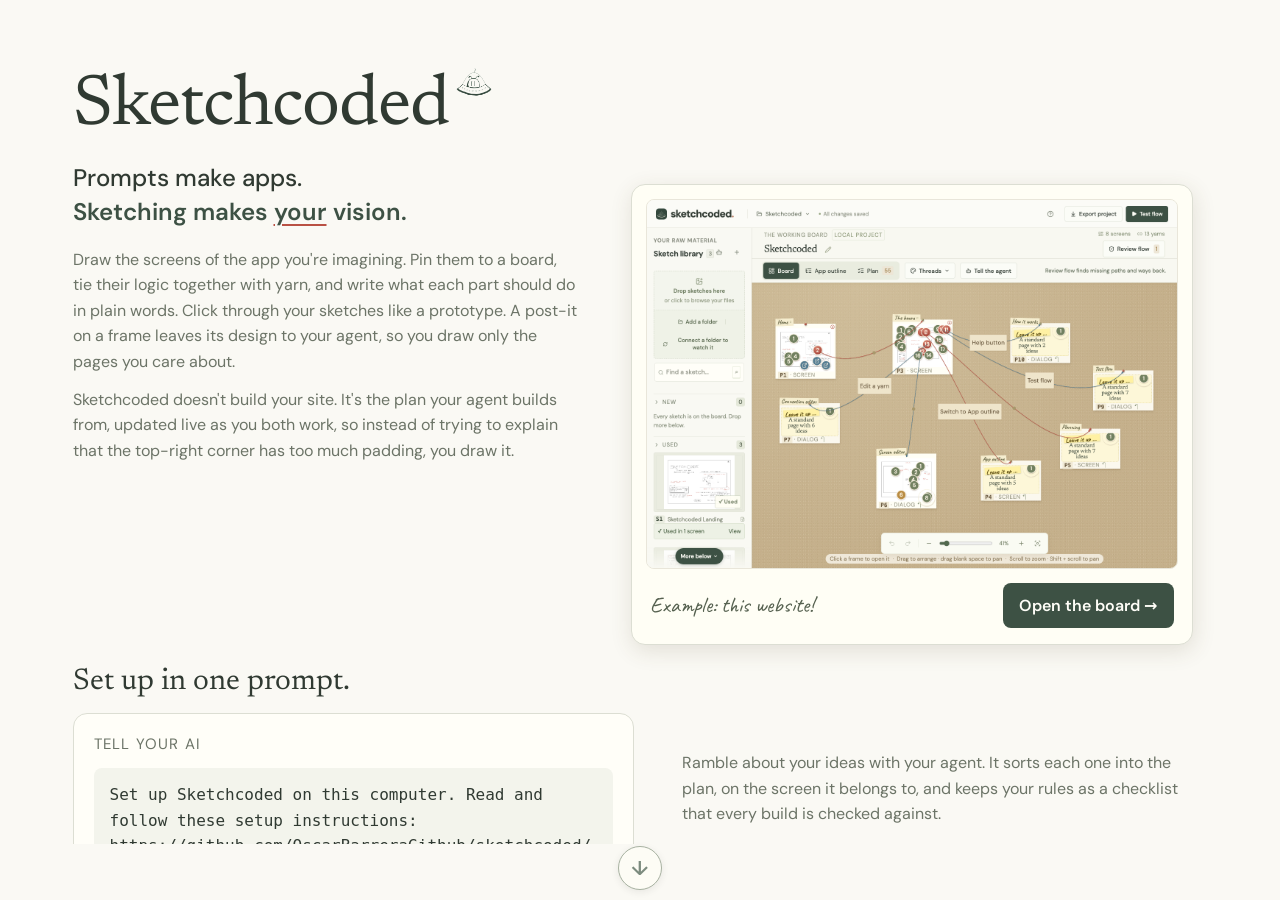
<file: index.html>
<!doctype html>
<html lang="en">
  <head>
    <meta charset="UTF-8" />
    <meta name="viewport" content="width=device-width, initial-scale=1" />
    <meta name="theme-color" content="#faf9f4" />
    <title>Sketchcoded — Prompts make apps. Sketching makes your vision.</title>
    <meta
      name="description"
      content="Draw your app on paper, pin the screens to a board, tie them together with yarn, and hand an AI a plan it can build from. Runs on your computer."
    />
    <meta property="og:title" content="Sketchcoded" />
    <meta
      property="og:description"
      content="Prompts make apps. Sketching makes your vision."
    />
    <meta property="og:image" content="assets/board.png" />
    <link rel="icon" type="image/svg+xml" href="assets/favicon.svg" />
    <link rel="stylesheet" href="styles.css" />
  </head>
  <body class="site-document">
    <div class="site-scroll" tabindex="0" aria-label="Page content">
      <main class="wrap">
        <section class="hero">
          <div>
            <h1>
              Sketchcoded<img
                class="title-logo"
                src="assets/logo.svg"
                alt=""
                width="36"
                height="36"
              />
            </h1>
            <p class="tagline">
              Prompts make apps.<b>Sketching makes <u>your</u> vision.</b>
            </p>
            <p class="lede">
              Draw the screens of the app you're imagining. Pin them to a board,
              tie their logic together with yarn, and write what each part
              should do in plain words. Click through your sketches like a
              prototype. A post-it on a frame leaves its design to your agent,
              so you draw only the pages you care about.
            </p>
            <p class="lede">
              Sketchcoded doesn't build your site. It's the plan your agent
              builds from, updated live as you both work, so instead of trying
              to explain that the top-right corner has too much padding, you
              draw it.
            </p>
          </div>
          <a
            class="example"
            data-link="demo"
            href="demo.html"
            aria-label="Open the example: this website, planned on its own board, which you can move around and test the flow on"
          >
            <figure>
              <img
                src="assets/board.png"
                alt="A cork board with the pages of this website pinned to it, tied together with coloured yarn."
                width="1440"
                height="1000"
              />
              <figcaption>
                <span>Example: this website!</span>
                <span class="cta">Open the board →</span>
              </figcaption>
            </figure>
          </a>
        </section>

        <section class="setup" id="setup">
          <div>
            <h2>Set up in one prompt.</h2>
            <div class="prompt-box">
              <div class="label">Tell your AI</div>
              <p data-prompt>Loading the setup prompt…</p>
              <div class="prompt-actions">
                <button class="button primary" type="button" data-copy-prompt>
                  Copy prompt
                </button>
              </div>
            </div>
          </div>
          <div class="setup-side">
            <p class="setup-note">
              Ramble about your ideas with your agent. It sorts each one into
              the plan, on the screen it belongs to, and keeps your rules as a
              checklist that every build is checked against.
            </p>
            <div class="setup-links">
              <a class="button github-button" data-link="github" href="#">
                <svg
                  viewBox="0 0 16 16"
                  width="17"
                  height="17"
                  aria-hidden="true"
                  fill="currentColor"
                >
                  <path
                    d="M8 0C3.58 0 0 3.58 0 8c0 3.54 2.29 6.53 5.47 7.59.4.07.55-.17.55-.38 0-.19-.01-.82-.01-1.49-2.01.37-2.53-.49-2.69-.94-.09-.23-.48-.94-.82-1.13-.28-.15-.68-.52-.01-.53.63-.01 1.08.58 1.23.82.72 1.21 1.87.87 2.33.66.07-.52.28-.87.51-1.07-1.78-.2-3.64-.89-3.64-3.95 0-.87.31-1.59.82-2.15-.08-.2-.36-1.02.08-2.12 0 0 .67-.21 2.2.82.64-.18 1.32-.27 2-.27s1.36.09 2 .27c1.53-1.04 2.2-.82 2.2-.82.44 1.1.16 1.92.08 2.12.51.56.82 1.27.82 2.15 0 3.07-1.87 3.75-3.65 3.95.29.25.54.73.54 1.48 0 1.07-.01 1.93-.01 2.2 0 .21.15.46.55.38A8.01 8.01 0 0 0 16 8c0-4.42-3.58-8-8-8Z"
                  />
                </svg>
                Source on GitHub
              </a>
            </div>
          </div>
        </section>

        <section class="guidelines" id="guidelines">
          <h2>Design principles</h2>
          <p class="guidelines-lead">
            Here are a few design principles I use myself, and every site made
            with Sketchcoded follows them by default:
          </p>
          <ul>
            <li>
              <b>No cute slogans.</b> LLMs love adding them; one kept trying to
              put “Ideas, connected” all over this site.
            </li>
            <li>
              <b>Every frame has a label,</b> so you can tell your agent exactly
              what you're working on. And every view has a button that copies a
              short prompt naming what you're looking at.
            </li>
            <li>
              <b>No overlapping boxes.</b> For some reason, LLMs love building
              sites out of piles of boxes. We explicitly don't.
            </li>
            <li>
              <b>Works at every zoom,</b> and at normal zoom the text is
              comfortable to read.
            </li>
            <li>
              <b>The Back button never goes in circles.</b> If I go A → B → C →
              B → C, the Back button on C takes me to B and then A, not around
              through C again.
            </li>
            <li>
              <b>No tiny text boxes.</b> I hate the tiny boxes on AI-made sites
              where you can't scroll up to edit a few lines above. Text you
              write gets a box that grows with it.
            </li>
            <li>
              <b>Nothing moves because of a click.</b> Picking a tab or an
              option never resizes the box around it or shifts the page.
            </li>
          </ul>
          <p class="guidelines-more">
            Read about the rest of the design choices on
            <a data-link="github" href="#">GitHub</a>.
          </p>
        </section>
      </main>
    </div>
    <button
      class="site-scroll-hint"
      type="button"
      aria-label="Scroll for more content"
    >
      <span aria-hidden="true">↓</span>
    </button>
    <script src="links.js"></script>
  </body>
</html>
</file>
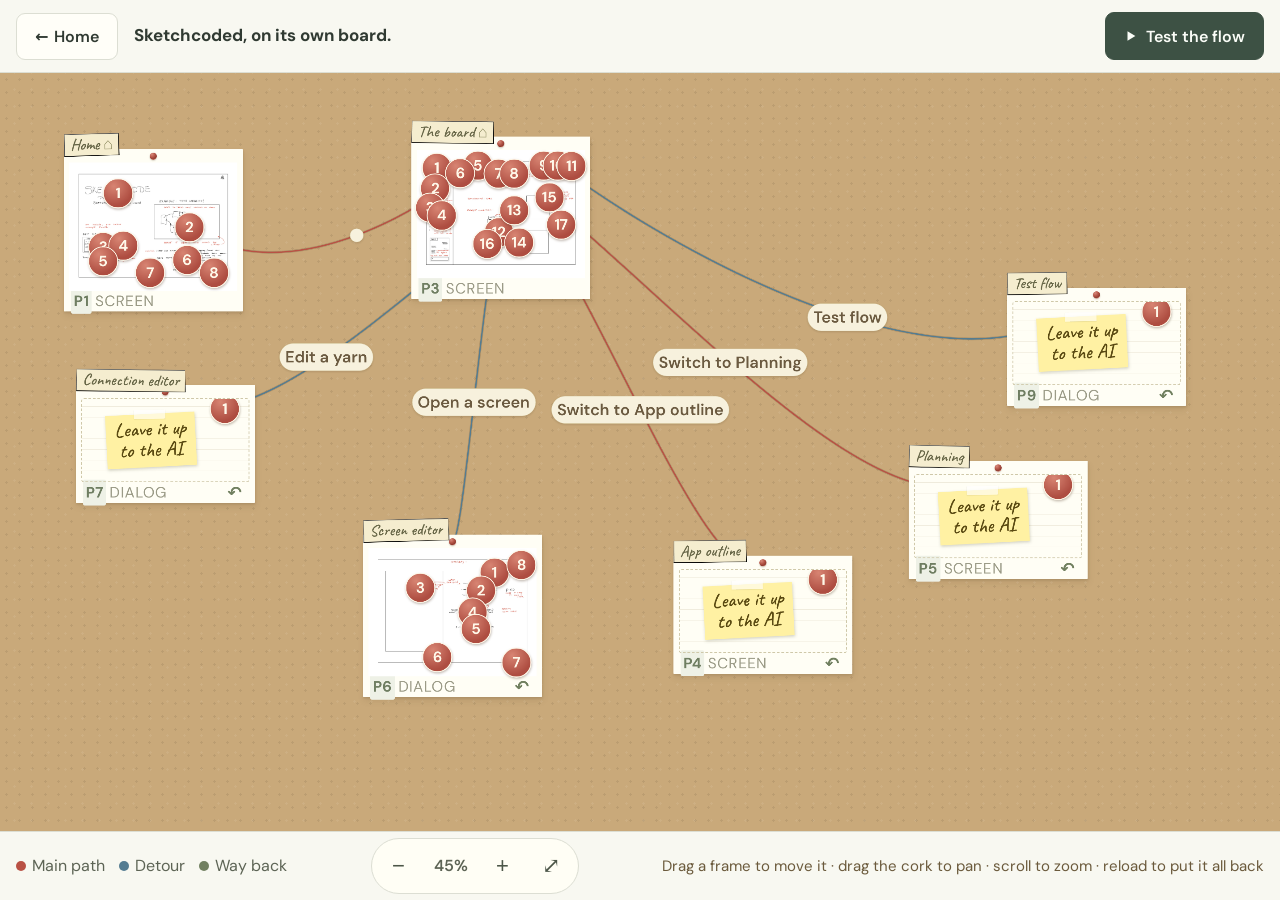
<file: demo.html>
<!doctype html>
<html lang="en">
  <head>
    <meta charset="UTF-8" />
    <meta
      name="viewport"
      content="width=device-width, initial-scale=1, viewport-fit=cover"
    />
    <meta name="theme-color" content="#c3ab7f" />
    <title>The example board — Sketchcoded</title>
    <meta
      name="description"
      content="The board Sketchcoded was planned on, drawings and all. Move the frames around, and click any screen to test the flow from there."
    />
    <meta
      property="og:title"
      content="Sketchcoded — this website, on a board"
    />
    <meta
      property="og:description"
      content="This website on a cork board. Click any screen to test the flow from it."
    />
    <meta property="og:image" content="assets/board.png" />
    <link rel="icon" type="image/svg+xml" href="assets/favicon.svg" />
    <link rel="stylesheet" href="styles.css" />
    <link rel="stylesheet" href="demo.css" />
  </head>
  <body class="demo-body">
    <!-- On a phone the frames stack in one column and this scrolls: header, key, then the cork. -->
    <div class="demo-scroll" data-scroll>
      <header class="demo-header">
        <a class="button demo-back" href="./" aria-label="Back to the home page"
          ><span aria-hidden="true">←</span>
          <span class="demo-back-label">Home</span></a
        >
        <p class="demo-intro">
          <strong>Sketchcoded, on its own board.</strong>
        </p>
        <button class="button primary demo-play" type="button" data-play>
          <svg viewBox="0 0 16 16" aria-hidden="true" width="14" height="14">
            <path d="M4 2.5v11l9-5.5z" fill="currentColor" />
          </svg>
          Test the flow
        </button>
      </header>

      <main
        class="demo-stage"
        data-stage
        aria-label="This website, planned on a board"
      >
        <div class="demo-world" data-world>
          <svg class="demo-yarn" data-yarn aria-hidden="true"></svg>
          <div data-cards></div>
          <div data-overlay></div>
        </div>
        <p class="demo-loading" data-loading>Bringing the board in…</p>
      </main>
      <!-- The legend and the controls sit below the cork, never on it, so they cover no frame. -->
      <footer class="demo-dock">
        <div
          class="demo-legend"
          data-legend
          aria-label="What the colours mean"
        ></div>
        <div class="demo-controls">
          <button
            class="icon-button"
            type="button"
            data-zoom-out
            aria-label="Zoom out"
          >
            −
          </button>
          <span class="demo-zoom" data-zoom>100%</span>
          <button
            class="icon-button"
            type="button"
            data-zoom-in
            aria-label="Zoom in"
          >
            +
          </button>
          <button
            class="icon-button"
            type="button"
            data-fit
            aria-label="Fit the board"
          >
            ⤢
          </button>
        </div>
        <p class="demo-hint">
          <span class="only-board">
            <span class="only-wide"
              >Drag a frame to move it · drag the cork to pan · scroll to
              zoom</span
            >
            <span class="only-narrow">Drag to move · pinch to zoom</span>
            · reload to put it all back
          </span>
          <span class="only-stacked"
            ><span class="by-touch">Tap</span
            ><span class="by-mouse">Click</span> a frame to test the flow from
            it.</span
          >
        </p>
      </footer>
    </div>
    <button
      class="site-scroll-hint"
      type="button"
      data-board-hint
      hidden
      aria-label="Scroll for more of the board"
    >
      <span aria-hidden="true">↓</span>
    </button>

    <!-- Testing the flow: the drawing, its pins, and the paths the board says exist. -->
    <div
      class="player"
      data-player
      hidden
      role="dialog"
      aria-modal="true"
      aria-label="Testing the flow"
    >
      <div class="player-bar">
        <span class="player-where"
          ><b data-code>P1</b> <span data-title>A screen</span></span
        >
        <span class="player-kind" data-kind hidden>Dialog</span>
        <button class="button small player-layout" data-layout hidden>
          Show mobile drawing
        </button>
        <span class="player-steps" data-steps>0 steps</span>
        <button
          class="button small player-detail-close"
          type="button"
          data-close-detail
          hidden
        >
          Close detail
        </button>
        <button class="button small" type="button" data-restart>Restart</button>
        <button
          class="button small player-close"
          type="button"
          data-close
          aria-label="Back to the board"
        >
          <span class="only-wide">Back to the board</span
          ><span class="only-narrow">Board</span>
        </button>
      </div>
      <div class="player-stage" data-player-stage>
        <div class="player-frame" data-frame>
          <img data-shot alt="" />
        </div>
        <p class="player-note" data-note>
          Click a numbered pin to take a path.
        </p>
      </div>
      <button class="button player-scroll-hint" data-scroll-hint hidden>
        More below ↓
      </button>

      <div class="player-choice" data-choice hidden>
        <div class="player-choice-card">
          <span class="eyebrow">CHOOSE WHAT HAPPENS</span>
          <h2 data-choice-title>This interaction</h2>
          <p data-choice-detail></p>
          <div data-choice-list></div>
          <button class="button small" type="button" data-choice-cancel>
            Stay on this screen
          </button>
        </div>
      </div>
    </div>

    <script src="demo.js"></script>
  </body>
</html>
</file>
<file: styles.css>
/* Sketchcoded landing site. Static, self-contained, same voice as the app. */
@font-face {
  font-family: "DM Sans";
  font-weight: 400;
  src: url(assets/fonts/dm-sans-latin-400-normal.woff2) format("woff2");
  font-display: swap;
}
@font-face {
  font-family: "DM Sans";
  font-weight: 500;
  src: url(assets/fonts/dm-sans-latin-500-normal.woff2) format("woff2");
  font-display: swap;
}
@font-face {
  font-family: "DM Sans";
  font-weight: 600;
  src: url(assets/fonts/dm-sans-latin-600-normal.woff2) format("woff2");
  font-display: swap;
}
@font-face {
  font-family: "DM Sans";
  font-weight: 700;
  src: url(assets/fonts/dm-sans-latin-700-normal.woff2) format("woff2");
  font-display: swap;
}
@font-face {
  font-family: "Caveat";
  font-weight: 400;
  src: url(assets/fonts/caveat-latin-400-normal.woff2) format("woff2");
  font-display: swap;
}
@font-face {
  font-family: "Caveat";
  font-weight: 600;
  src: url(assets/fonts/caveat-latin-600-normal.woff2) format("woff2");
  font-display: swap;
}
@font-face {
  font-family: "Newsreader";
  font-weight: 400;
  src: url(assets/fonts/newsreader-latin-400-normal.woff2) format("woff2");
  font-display: swap;
}
:root {
  --paper: #faf9f4;
  --ink: #303a32;
  --muted: #6c7467;
  --line: #dcded3;
  --green: #3d5144;
  --red: #b95144;
  --cork: #c9a97a;
  --serif: "Newsreader", Georgia, serif;
  --hand: "Caveat", cursive;
  --sans: "DM Sans", system-ui, sans-serif;
}
* {
  box-sizing: border-box;
  margin: 0;
}
html {
  color-scheme: light;
}
body {
  font: 16px/1.6 var(--sans);
  color: var(--ink);
  background: var(--paper);
  -webkit-font-smoothing: antialiased;
}
a {
  color: inherit;
}
.wrap {
  width: min(1120px, 100% - 40px);
  margin: 0 auto;
}
/* Hero */
.hero {
  display: grid;
  grid-template-columns: minmax(0, 1fr) minmax(0, 1.1fr);
  gap: 48px;
  align-items: start;
  padding: 64px 0 12px;
}
.hero h1 {
  font: 400 clamp(44px, 6vw, 72px)/1 var(--serif);
  letter-spacing: -1px;
  margin-bottom: 18px;
}
/* The logo sits beside the name in the title; the site has no header bar. */
.title-logo {
  height: 0.5em;
  width: auto;
  margin-left: 0.1em;
  vertical-align: 0.34em;
}
.tagline {
  font: 500 clamp(19px, 2vw, 24px)/1.4 var(--sans);
  max-width: 26ch;
}
.tagline b {
  display: block;
  color: var(--green);
  font-weight: 600;
}
.tagline u {
  text-decoration-color: var(--red);
  text-decoration-thickness: 2px;
  text-underline-offset: 4px;
}
.lede {
  color: var(--muted);
  margin-top: 18px;
  max-width: 46ch;
}
.lede + .lede {
  margin-top: 12px;
}
/* Example frame */
.example {
  display: block;
  text-decoration: none;
  color: inherit;
}
/* Beside the text, the example starts below the title, level with the tagline, so the page reads
   staggered. */
@media (min-width: 861px) {
  .example {
    margin-top: 120px;
  }
}
.example figure {
  background: #fffef5;
  border: 1px solid var(--line);
  border-radius: 14px;
  padding: 14px;
  box-shadow: 1px 6px 22px #55452a24;
  transition:
    transform 0.15s,
    box-shadow 0.15s;
}
.example:hover figure,
.example:focus-visible figure {
  transform: translateY(-2px);
  box-shadow: 2px 12px 34px #55452a30;
}
.example img {
  display: block;
  width: 100%;
  height: auto;
  border-radius: 8px;
  border: 1px solid #e9e6da;
  background: var(--cork);
}
.example figcaption {
  display: flex;
  align-items: center;
  justify-content: space-between;
  gap: 12px;
  padding: 14px 4px 2px;
}
.example figcaption span {
  font-family: var(--hand);
  font-size: 22px;
  color: #55604f;
}
.example .cta {
  font: 600 16px var(--sans);
  background: var(--green);
  color: #fffef8;
  padding: 12px 16px;
  border-radius: 8px;
  min-height: 44px;
  display: inline-flex;
  align-items: center;
  gap: 8px;
  white-space: nowrap;
}
/* Set up */
.setup {
  padding: 8px 0 48px;
  display: grid;
  grid-template-columns: minmax(0, 1.1fr) minmax(0, 1fr);
  gap: 48px;
  align-items: start;
}
.setup h2 {
  font: 400 30px/1.15 var(--serif);
  margin-bottom: 14px;
}
.prompt-box {
  background: #fffef8;
  border: 1px solid var(--line);
  border-radius: 14px;
  padding: 18px 20px;
}
.prompt-box .label {
  font-size: 15px;
  letter-spacing: 1.2px;
  text-transform: uppercase;
  color: var(--muted);
}
.prompt-box p[data-prompt] {
  font:
    16px/1.6 ui-monospace,
    SFMono-Regular,
    Menlo,
    monospace;
  background: #f3f4ec;
  border-radius: 8px;
  padding: 14px 16px;
  margin: 12px 0 14px;
  user-select: all;
  overflow-wrap: anywhere;
}
.prompt-actions {
  display: flex;
  flex-wrap: wrap;
  gap: 10px;
  align-items: center;
}
.button {
  display: inline-flex;
  align-items: center;
  justify-content: center;
  gap: 8px;
  min-height: 48px;
  padding: 12px 18px;
  border-radius: 9px;
  border: 1px solid var(--line);
  background: #fffef8;
  font: 600 16px var(--sans);
  color: var(--ink);
  text-decoration: none;
  cursor: pointer;
}
.button:hover {
  background: #f1f3e9;
}
.button.primary {
  background: var(--green);
  border-color: var(--green);
  color: #fffef8;
}
.button.primary:hover {
  background: #2b4033;
}
/* Guidelines: our rules for web design, compact, at the bottom of the home page. */
.guidelines {
  padding: 8px 0 56px;
  scroll-margin-top: 24px;
  max-width: 820px;
}
.guidelines h2 {
  font: 400 30px/1.15 var(--serif);
  margin-bottom: 8px;
}
.guidelines-lead,
.guidelines-more {
  color: var(--muted);
  font-size: 16px;
  max-width: 760px;
}
.guidelines ul {
  list-style: none;
  padding: 0;
  margin: 28px 0;
  display: grid;
  gap: 24px;
}
.guidelines li {
  position: relative;
  padding-left: 24px;
  font-size: 16px;
  line-height: 1.6;
  color: #4a5346;
}
.guidelines li::before {
  content: "";
  position: absolute;
  left: 2px;
  top: 0.65em;
  width: 8px;
  height: 8px;
  border-radius: 50%;
  background: var(--green);
}
.guidelines li b {
  color: var(--ink);
}
.not-found {
  padding: 64px 0;
}
.not-found h1 {
  font: 400 clamp(36px, 5vw, 56px)/1.1 var(--serif);
  margin-bottom: 12px;
}
.not-found p {
  color: var(--muted);
  font-size: 18px;
}
.not-found-links {
  display: flex;
  flex-wrap: wrap;
  gap: 12px;
  margin-top: 28px;
}
/* Mobile: one column; the setup block sits below the example frame, as drawn. */
@media (max-width: 860px) {
  .hero,
  .setup {
    grid-template-columns: 1fr;
    gap: 28px;
    padding-top: 40px;
  }
  /* Stacked, the setup heading needs room of its own below the example frame. */
  .hero {
    padding-bottom: 40px;
  }
  .setup {
    padding-top: 0;
  }
}
/* A phone: the caption takes its own line and the button the frame's width. */
@media (max-width: 520px) {
  .example figcaption {
    flex-wrap: wrap;
  }
  .example figcaption span:first-child {
    flex: 1 1 100%;
  }
  .example .cta {
    flex: 1 1 100%;
    justify-content: center;
  }
}
@media (prefers-reduced-motion: reduce) {
  .example figure {
    transition: none;
  }
}
/* The source link stands on its own under the setup prompt, centred, with the mark. */
/* Beside the prompt: how ideas become the plan, then the source. */
.setup-side {
  align-self: center;
}
.setup-note {
  color: var(--muted);
  margin-bottom: 20px;
  max-width: 46ch;
}
.setup-links {
  display: flex;
  flex-direction: column;
  align-items: flex-start;
  gap: 12px;
  margin-top: 20px;
}
.setup-links .button {
  min-height: 44px;
  text-decoration: none;
}
.github-button {
  display: flex;
  align-items: center;
  justify-content: center;
  gap: 9px;
}
/* A fixed window and an explicit scrolling reading panel. */
.site-document {
  height: 100dvh;
  overflow: hidden;
}
.site-scroll {
  /* Keep a fixed rail for the hint so it never covers reading content. */
  height: calc(100% - 56px);
  overflow-y: scroll;
  overflow-x: hidden;
  scrollbar-gutter: stable;
  scrollbar-width: auto;
  scrollbar-color: #8a947d #e9eadf;
}
.site-scroll::-webkit-scrollbar {
  width: 12px;
}
.site-scroll::-webkit-scrollbar-thumb {
  background: #8a947d;
  border: 3px solid #e9eadf;
  border-radius: 8px;
}
.site-scroll-hint {
  position: fixed;
  bottom: 10px;
  left: 50%;
  transform: translateX(-50%);
  z-index: 10;
  width: 44px;
  height: 44px;
  padding: 0;
  display: grid;
  place-items: center;
  border: 1px solid #71826a;
  border-radius: 50%;
  background: #fffef6;
  color: #29412f;
  font: 600 20px/1 var(--sans);
  cursor: pointer;
  opacity: 0.6;
  box-shadow: 0 2px 8px #0002;
}
.site-scroll-hint:hover,
.site-scroll-hint:focus-visible {
  opacity: 1;
}
.site-scroll-hint[hidden] {
  display: none;
}
</file>
<file: demo.css>
/* The public example: a cork board you can move around, and any screen tests the flow from there.
   Read only. No sidebars, no editing, nothing saved: reloading puts every frame back.
   The rules the app follows apply here too: the page never scrolls, nothing read under 15px,
   targets at least 44px, and it works at any browser zoom and on a phone. */
.demo-body {
  height: 100dvh;
  display: flex;
  flex-direction: column;
  overflow: hidden;
  background: var(--paper);
}
.demo-header {
  flex-shrink: 0;
  display: flex;
  align-items: center;
  gap: 16px;
  padding: 12px max(16px, env(safe-area-inset-left)) 12px
    max(16px, env(safe-area-inset-right));
  border-bottom: 1px solid var(--line);
  background: #f8f8f1;
}
/* The way back to the home page, at the top left. */
.demo-back {
  flex-shrink: 0;
  gap: 6px;
  min-height: 44px;
  text-decoration: none;
}
.demo-intro {
  flex: 1;
  min-width: 0;
  display: flex;
  flex-wrap: wrap;
  gap: 4px 10px;
  align-items: baseline;
  font-size: 16px;
  color: var(--muted);
}
.demo-intro strong {
  color: var(--ink);
  font-size: 17px;
}
.demo-play {
  flex-shrink: 0;
  gap: 8px;
}
.button.primary {
  background: var(--green);
  color: #fbfdf8;
}

/* The header, the cork and the strip below it. On a phone this is what scrolls (see .stacked). */
.demo-scroll {
  flex: 1 1 auto;
  min-height: 0;
  display: flex;
  flex-direction: column;
}

/* The board */
.demo-stage {
  position: relative;
  flex: 1 1 auto;
  min-height: 0;
  overflow: hidden;
  background-color: var(--cork);
  background-image:
    radial-gradient(#00000012 1px, transparent 1.4px),
    radial-gradient(#ffffff12 1px, transparent 1.4px);
  background-size:
    13px 13px,
    17px 17px;
  background-position:
    0 0,
    6px 8px;
  touch-action: none;
  cursor: grab;
  user-select: none;
  -webkit-user-select: none;
}
.demo-stage.panning {
  cursor: grabbing;
}
.demo-world {
  position: absolute;
  inset: 0;
  transform-origin: 0 0;
  will-change: transform;
}
.demo-yarn {
  position: absolute;
  left: 0;
  top: 0;
  overflow: visible;
  pointer-events: none;
  z-index: 2;
}
.demo-loading {
  position: absolute;
  inset: 0;
  display: grid;
  place-items: center;
  font: 500 18px var(--sans);
  color: #6a5a3c;
}

/* A frame: paper, a tack, tape with its name, the drawing, and what it is. */
.card {
  position: absolute;
  z-index: 3;
  cursor: grab;
}
.card.dragging {
  z-index: 6;
  cursor: grabbing;
}
.card-paper {
  position: relative;
  background: #fffef5;
  padding: 30px 12px 0;
  border-radius: 1px;
  box-shadow:
    1px 3px 4px #52432a2a,
    2px 9px 15px #69543622;
}
.card:hover .card-paper {
  box-shadow:
    1px 4px 7px #52432a30,
    3px 11px 20px #6954362a;
}
.card-tack {
  position: absolute;
  top: 8px;
  left: calc(50% - 8px);
  width: 16px;
  height: 16px;
  border-radius: 50%;
  background: radial-gradient(
    circle at 32% 24%,
    #d98c7d,
    #b55547 40%,
    #8c3b30 70%,
    #c06a5c 71%
  );
  box-shadow: 0 2px 3px #4c3a2540;
}
.card-tape {
  position: absolute;
  left: 0;
  top: -35px;
  max-width: 100%;
  min-height: 30px;
  padding: 3px 13px 5px;
  display: flex;
  align-items: center;
  gap: 8px;
  font-family: var(--hand);
  font-size: clamp(24px, calc(16px / var(--board-zoom, 1)), 56px);
  font-weight: 600;
  line-height: 1.1;
  color: #686748;
  background: #f5edcf;
  box-shadow: 0 3px 4px #64513128;
  transform: rotate(var(--tilt));
  clip-path: polygon(0.6% 2%, 99% 0, 100% 97%, 0 100%);
  white-space: nowrap;
  overflow: hidden;
  text-overflow: ellipsis;
}
.card-home {
  font-size: 1em;
  color: #9b986f;
}
.card-shot {
  position: relative;
  display: block;
  width: 100%;
  border: 0;
  padding: 0;
  background: none;
  cursor: pointer;
}
.card-shot img {
  display: block;
  width: 100%;
  height: auto;
  pointer-events: none;
  background: #fdfbf4;
}
.card-shot::after {
  content: "Test from here →";
  z-index: 6;
  white-space: nowrap;
  position: absolute;
  inset: auto 0 0 0;
  padding: 26px 10px 10px;
  font: 600 clamp(16px, calc(16px / var(--board-zoom, 1)), 36px) var(--sans);
  color: #fffdf4;
  text-align: right;
  background: linear-gradient(to top, #24322a9e, transparent);
  opacity: 0;
  transition: opacity 0.15s;
}
/* Only where there is a pointer to hover with: a tap leaves hover stuck on a touch screen. */
.card-shot:focus-visible::after {
  opacity: 1;
}
@media (hover: hover) {
  .card-shot:hover::after {
    opacity: 1;
  }
}
.card-foot {
  display: flex;
  align-items: center;
  gap: 8px;
  height: 46px;
  padding: 0 4px;
  font-size: clamp(14px, calc(15px / var(--board-zoom, 1)), 36px);
  letter-spacing: 1.4px;
  color: #9b9b87;
}
.card-code {
  font-weight: 700;
  letter-spacing: 0.4px;
  color: #6f7e62;
  background: #eef1e6;
  border-radius: 4px;
  padding: 2px 6px;
}
.pin {
  position: absolute;
  transform: translate(-50%, -50%);
  width: max(23px, calc(30px / var(--board-zoom, 1)));
  height: max(23px, calc(30px / var(--board-zoom, 1)));
  border-radius: 50%;
  border: 2px solid #fff7e7;
  background: radial-gradient(circle at 35% 25%, #d88573, #ae4d41 70%);
  color: #fff8e9;
  font: 700 max(12px, calc(15px / var(--board-zoom, 1))) var(--sans);
  display: grid;
  place-items: center;
  box-shadow: 1px 3px 5px #553d2855;
  z-index: 5;
  pointer-events: none;
}
.yarn-label {
  position: absolute;
  transform: translate(-50%, -50%);
  z-index: 4;
  padding: 7px 12px;
  border-radius: 999px;
  background: #f7f1dd;
  border: 1px solid #d9cba3;
  color: #6b5a40;
  font: 600 max(17px, calc(16px / var(--board-zoom, 1))) var(--sans);
  white-space: nowrap;
  max-width: calc(300px / var(--board-zoom, 1));
  overflow: hidden;
  text-overflow: ellipsis;
  box-shadow: 0 2px 4px #4a3c2430;
  pointer-events: none;
}
/* No room for the words: a small mark on the yarn, with the words on hover or focus. */
.yarn-label.as-dot {
  width: max(14px, calc(14px / var(--board-zoom, 1)));
  height: max(14px, calc(14px / var(--board-zoom, 1)));
  padding: 0;
  color: transparent;
  pointer-events: auto;
  cursor: help;
}
.yarn-label.as-dot:hover,
.yarn-label.as-dot:focus-visible {
  width: auto;
  height: auto;
  padding: 7px 12px;
  color: #6b5a40;
  z-index: 7;
}
.demo-world.far .pin,
.demo-world.far .yarn-label,
.demo-world.far .way-back-mark {
  opacity: 0;
}
.demo-world.far .card-foot {
  visibility: hidden;
}

/* Legend, controls, hint */
/* The strip below the cork: legend, zoom controls and how to move around. Nothing here floats
   over the board, so no frame is ever under it. */
.demo-dock {
  flex-shrink: 0;
  display: flex;
  flex-wrap: wrap;
  align-items: center;
  justify-content: space-between;
  gap: 6px 16px;
  padding: 6px max(16px, env(safe-area-inset-right))
    max(6px, env(safe-area-inset-bottom)) max(16px, env(safe-area-inset-left));
  border-top: 1px solid var(--line);
  background: #f8f8f1;
}
.demo-legend {
  display: flex;
  flex-wrap: wrap;
  gap: 6px 14px;
  font-size: 16px;
  color: #5d6455;
}
.demo-legend span {
  display: inline-flex;
  align-items: center;
  gap: 6px;
}
.demo-legend i {
  width: 10px;
  height: 10px;
  border-radius: 50%;
}
.demo-controls {
  display: flex;
  align-items: center;
  gap: 4px;
  padding: 5px;
  border-radius: 999px;
  background: #fffef5;
  border: 1px solid var(--line);
}
.demo-controls .icon-button {
  width: 44px;
  height: 44px;
  border: 0;
  border-radius: 999px;
  background: none;
  font-size: 22px;
  line-height: 1;
  color: #4c5648;
  cursor: pointer;
}
.demo-controls .icon-button:hover {
  background: #e9ecdf;
}
.demo-zoom {
  min-width: 52px;
  text-align: center;
  font-size: 16px;
  font-weight: 600;
  color: #5d6455;
}
.demo-hint {
  font-size: 15px;
  color: #6b5a3c;
  text-align: right;
}
.only-narrow,
.only-stacked,
.by-mouse {
  display: none;
}
@media (hover: hover) and (pointer: fine) {
  .by-touch {
    display: none;
  }
  .by-mouse {
    display: inline;
  }
}

/* Walking the flow */
.player {
  position: fixed;
  inset: 0;
  z-index: 40;
  display: flex;
  flex-direction: column;
  background: #2b2a24f2;
  padding: max(12px, env(safe-area-inset-top)) 12px
    calc(max(12px, env(safe-area-inset-bottom)) + 66px);
  gap: 10px;
}
.player[hidden] {
  display: none;
}
.player-bar {
  flex-shrink: 0;
  display: flex;
  align-items: center;
  flex-wrap: wrap;
  gap: 8px 10px;
  padding: 8px 10px;
  border-radius: 10px;
  background: #fffef5;
}
.player-where {
  display: inline-flex;
  align-items: center;
  gap: 8px;
  font-weight: 600;
  font-size: 18px;
  min-width: 0;
}
.player-where span {
  overflow: hidden;
  text-overflow: ellipsis;
  white-space: nowrap;
}
.player-where b {
  font-size: 15px;
  color: #6f7e62;
  background: #eef1e6;
  border-radius: 4px;
  padding: 3px 7px;
}
.player-kind {
  font-size: 15px;
  letter-spacing: 1px;
  padding: 3px 8px;
  border-radius: 4px;
  background: #e7e3d0;
  color: #6b5f3d;
}
.player-steps {
  margin-left: auto;
  font-size: 16px;
  color: var(--muted);
}
.player-close {
  background: var(--green);
  color: #fbfdf8;
  border-color: var(--green);
}
.player-close:hover {
  background: #2b4033;
}
.player-stage {
  flex: 1 1 auto;
  min-height: 0;
  display: grid;
  place-items: center;
}
.player-frame {
  /* Where the drawing sits in the frame (measured in demo.js); pins are placed on it. */
  --shot-x: 10px;
  --shot-y: 10px;
  --shot-w: calc(100% - 20px);
  --shot-h: calc(100% - 20px);
  position: relative;
  max-width: 100%;
  background: #fffef5;
  padding: 10px;
  border-radius: 8px;
  box-shadow: 0 14px 40px #00000059;
  line-height: 0;
}
.player-frame img {
  display: block;
  width: 100%;
  height: auto;
}
.player-frame img[hidden] {
  display: none;
}
.player-pin {
  position: absolute;
  transform: translate(-50%, -50%);
  width: 34px;
  height: 34px;
  min-width: 44px;
  min-height: 44px;
  border-radius: 50%;
  border: 2px solid #fff7e7;
  background: radial-gradient(circle at 35% 25%, #d88573, #ae4d41 70%);
  color: #fff8e9;
  font: 700 17px var(--sans);
  display: grid;
  place-items: center;
  cursor: pointer;
  box-shadow: 1px 3px 6px #00000066;
  animation: pulse 2.4s ease-in-out infinite;
}
.player-pin:hover,
.player-pin:focus-visible {
  outline: 6px solid #bc615a4d;
}
@keyframes pulse {
  0%,
  100% {
    box-shadow:
      1px 3px 6px #00000066,
      0 0 0 0 #d8857399;
  }
  50% {
    box-shadow:
      1px 3px 6px #00000066,
      0 0 0 10px #d8857300;
  }
}
.player-note {
  flex-shrink: 0;
  text-align: center;
  font-size: 16px;
  color: #efeadb;
}
.player-choice {
  position: absolute;
  inset: 0;
  display: grid;
  place-items: center;
  background: #1c1b1899;
  padding: 16px;
}
.player-choice[hidden] {
  display: none;
}
.player-choice-card {
  width: min(460px, 100%);
  max-height: 80dvh;
  overflow: auto;
  background: #fffef5;
  border-radius: 12px;
  padding: 20px;
  display: flex;
  flex-direction: column;
  gap: 10px;
}
.player-choice-card .eyebrow {
  font-size: 15px;
  letter-spacing: 1.4px;
  color: #96a086;
}
.player-choice-card h2 {
  font: 400 27px/1.2 var(--serif);
}
.player-choice-card > p {
  font-size: 17px;
  color: var(--muted);
}
.branch {
  display: flex;
  flex-direction: column;
  gap: 3px;
  width: 100%;
  text-align: left;
  padding: 12px 14px;
  min-height: 44px;
  border: 1px solid var(--line);
  border-radius: 9px;
  background: #fbfcf6;
  cursor: pointer;
  font: inherit;
}
.branch:hover {
  border-color: var(--green);
  background: #f1f3e9;
}
.branch strong {
  font-size: 17px;
}
.branch small {
  font-size: 15px;
  color: var(--muted);
}
.branch em {
  font-size: 15px;
  font-style: normal;
  color: #7d8872;
}

@media (max-width: 720px) {
  .demo-intro {
    display: none;
  }
  .demo-header {
    justify-content: space-between;
  }
  /* On a phone the strip stacks: legend, controls, then how to move around. */
  .demo-dock {
    flex-direction: column;
    gap: 4px;
  }
  .demo-hint {
    text-align: center;
  }
  .only-wide {
    display: none;
  }
  .only-narrow {
    display: inline;
  }
  .demo-legend {
    justify-content: center;
    gap: 4px 12px;
  }
  .player-steps {
    display: none;
  }
  /* The title takes its own row so the buttons share the next one evenly. */
  .player-where {
    flex-basis: 100%;
  }
  .player-bar .button {
    flex: 1;
    justify-content: center;
    white-space: nowrap;
    padding-left: 10px;
    padding-right: 10px;
  }
  .player-frame {
    padding: 6px;
    width: 100%;
  }
  .player-frame img {
    width: 100%;
  }
}
@media (max-height: 520px) {
  .demo-header {
    padding-top: 6px;
    padding-bottom: 6px;
  }
  .demo-intro strong {
    display: none;
  }
  /* A short window (a zoomed laptop) keeps the cork: the strip is one row, without the hint. */
  .demo-dock {
    flex-direction: row;
  }
  .demo-hint {
    display: none;
  }
  .player-note {
    display: none;
  }
}
@media (prefers-reduced-motion: reduce) {
  .player-pin {
    animation: none;
  }
}

/* A frame that is planned but not drawn yet: on the board, and while walking it. The app shows
   the same thing, because a board in progress is most of what a board ever is. */
.card-shot.planned {
  aspect-ratio: 2 / 1;
  display: grid;
  place-items: center;
  padding: 8px;
  background: repeating-linear-gradient(
    0deg,
    transparent 0 23px,
    #efebdc 23px 24px
  );
  border: 2px dashed #cfc8a9;
  border-radius: 6px;
  overflow: hidden;
}
.card-waiting {
  display: flex;
  flex-direction: column;
  gap: 5px;
  text-align: center;
  color: #6f7767;
  min-width: 0;
}
.card-waiting em {
  font-style: normal;
  letter-spacing: 1.1px;
  color: #a08c5a;
  font-size: clamp(14px, calc(15px / var(--board-zoom, 1)), 32px);
}
.card-waiting b {
  font: 400 clamp(18px, calc(16px / var(--board-zoom, 1)), 40px)
    var(--serif, Georgia, serif);
  color: #4c5648;
}
.demo-world.far .card-waiting > * {
  visibility: hidden;
}
/* The app's “Leave it up to the AI” post-it, larger, with its strip of tape. It stays at every
   zoom, since it says what the frame is. */
.card-post-it {
  position: relative;
  max-width: 82%;
  padding: 0.25em 0.45em 0.35em;
  background: #fff1a3;
  color: #5a4a12;
  font: 600 clamp(24px, calc(22px / var(--board-zoom, 1)), 44px) / 1.05
    var(--hand);
  white-space: pre-line;
  text-align: center;
  transform: rotate(-3deg);
  box-shadow: 1px 3px 6px #4f4f3340;
}
/* Zoomed far out its words would be too small to read, so it stays as a plain sticker. */
.demo-world.far .card-post-it {
  color: transparent;
}
/* Pins tied before the drawing wait down the right side, so the post-it keeps clear of them. */
.card-shot.planned:has(.pin) .card-post-it {
  max-width: 70%;
  margin-right: 18%;
}
.card-post-it::before {
  content: "";
  position: absolute;
  top: -0.2em;
  left: 50%;
  width: 1.6em;
  height: 0.45em;
  transform: translateX(-50%) rotate(2deg);
  background: #ffffff99;
  box-shadow: 0 1px 2px #4f4f3320;
}
.card-shot.planned::after {
  padding-top: 14px;
}
/* A pin that stays on its screen or leaves the app says what it is, beside the pin (pinNote). */
.pin-note {
  position: absolute;
  z-index: 9;
  width: max-content;
  max-width: min(340px, calc(100vw - 48px));
  transform: translate(26px, 10px);
  padding: 10px 14px 12px;
  border: 1px solid #d6dccb;
  border-radius: 10px;
  background: #fffef5;
  color: #253b2f;
  box-shadow: 0 8px 22px #0005;
  line-height: 1.45;
  text-align: left;
  /* It never blocks another pin: clicks pass through to the drawing, except on its link. */
  pointer-events: none;
}
.pin-note.flip-x {
  transform: translate(calc(-100% - 26px), 10px);
}
.pin-note.flip-y {
  transform: translate(26px, calc(-100% - 10px));
}
.pin-note.flip-x.flip-y {
  transform: translate(calc(-100% - 26px), calc(-100% - 10px));
}
.pin-note strong {
  display: block;
  font-size: 17px;
}
.pin-note p {
  margin-top: 4px;
  font-size: 16px;
  color: #4c5648;
  overflow-wrap: anywhere;
}
.pin-note a {
  color: var(--green);
  text-decoration: underline;
  pointer-events: auto;
}

/* A page with no drawing yet: its summary, then what its author wants it to do. */
.player-frame.planned {
  width: min(880px, 100%);
  padding: 24px 32px;
}
.plan-page {
  display: flex;
  flex-direction: column;
  gap: 14px;
  line-height: 1.55;
  text-align: left;
  color: #253b2f;
}
.plan-summary {
  font: 400 25px/1.35 var(--serif, Georgia, serif);
}
.plan-lead {
  font-size: 18px;
  font-weight: 600;
}
.plan-page ul {
  margin: 0;
  padding-left: 22px;
  display: grid;
  gap: 8px;
  font-size: 18px;
}
.plan-go {
  display: inline-flex;
  align-items: center;
  min-height: 44px;
  padding: 0;
  border: 0;
  background: none;
  font: inherit;
  text-align: left;
  color: var(--green);
  text-decoration: underline;
  text-underline-offset: 3px;
  cursor: pointer;
}
.plan-go:hover {
  color: #2b4033;
}

/* Reachable targets. */
.player-pin {
  width: 44px;
  height: 44px;
  min-width: 44px;
  min-height: 44px;
  border: 0;
  background: none;
  box-shadow: none;
  isolation: isolate;
}
.player-pin::before {
  content: "";
  position: absolute;
  inset: 5px;
  border: 2px solid #fff7e7;
  border-radius: 50%;
  background: radial-gradient(circle at 35% 25%, #d88573, #ae4d41 70%);
  box-shadow: 0 2px 4px #0005;
  z-index: -1;
}
.player-stage {
  overflow-y: scroll;
  scrollbar-gutter: stable;
  place-items: safe center;
}
.player-note {
  display: block;
  line-height: 1.5;
  width: min(680px, 100%);
  overflow-wrap: anywhere;
}
.player-note[hidden] {
  display: none;
}
.player-note a {
  color: #fff;
  text-decoration: underline;
}
.player-layout {
  align-self: center;
  flex-shrink: 0;
}
.player-scroll-hint {
  position: absolute;
  bottom: 20px;
  right: 30px;
  z-index: 8;
  min-height: 44px;
}
.player-stage {
  position: relative;
}

.player-stage {
  display: flex;
  flex-direction: column;
  align-items: center;
  /* What the walk shows sits in the middle when it fits and starts at the top when it does not. */
  justify-content: flex-start;
  justify-content: safe center;
  gap: 16px;
  scrollbar-width: auto;
  scrollbar-color: #b0b89e #414438;
}
.player-frame {
  flex: none;
}
/* A drawing keeps the size its pins need (see sizeFrame); a narrower stage scrolls sideways too. */
.player-stage {
  overflow-x: auto;
  align-items: safe center;
}
.player-frame:has(> img:not([hidden])) {
  max-width: none;
}
.player-unplaced {
  display: flex;
  flex-direction: column;
  gap: 8px;
  margin-top: 16px;
  line-height: 1.4;
}
.player-unplaced .button {
  white-space: normal;
  text-align: left;
}
.player-stage::-webkit-scrollbar,
.player-choice-card::-webkit-scrollbar {
  width: 12px;
}
.player-stage::-webkit-scrollbar-thumb,
.player-choice-card::-webkit-scrollbar-thumb {
  background: #b0b89e;
  border-radius: 8px;
}
.player-scroll-hint[hidden],
.player-layout[hidden],
.player-detail-close[hidden] {
  display: none;
}
@media (max-height: 500px) {
  .player {
    padding: 6px 6px 74px;
    gap: 6px;
  }
  .player-bar {
    padding: 4px 6px;
    gap: 4px;
  }
  .player-where {
    flex: 1;
    max-width: 34%;
    font-size: 16px;
  }
  .player-steps {
    display: none;
  }
  .player-bar .button {
    padding: 8px;
  }
  .demo-header {
    min-height: 58px;
    padding: 6px 12px;
  }
  .demo-intro {
    display: none;
  }
  .demo-hint {
    display: none;
  }
}

/* A way back is a small mark in its frame's footer; the words float above it on hover or focus. */
.way-back-mark {
  position: relative;
  margin-left: auto;
  width: max(25px, calc(25px / var(--board-zoom, 1)));
  height: max(25px, calc(25px / var(--board-zoom, 1)));
  border-radius: 50%;
  display: inline-grid;
  place-items: center;
  color: #718060;
  font: 600 max(17px, calc(17px / var(--board-zoom, 1))) / 1 var(--sans);
  cursor: help;
}
.way-back-mark:hover,
.way-back-mark:focus-visible {
  background: #eef1e6;
}
.way-back-mark > span {
  position: absolute;
  bottom: calc(100% + 4px);
  right: 0;
  z-index: 7;
  display: none;
  padding: 6px 11px;
  border: 1px solid #b3bfa4;
  border-radius: 999px;
  background: #eef1e6;
  box-shadow: 0 2px 6px #4a3c2433;
  color: #5f6e55;
  font: 600 max(16px, calc(16px / var(--board-zoom, 1))) var(--sans);
  white-space: nowrap;
}
.way-back-mark:hover > span,
.way-back-mark:focus-visible > span {
  display: block;
}

/* A laptop at 400% to 500% browser zoom (under 380 CSS px wide or 340 tall): the header keeps
   Home and Test the flow, the walk's buttons share their rows, and the colour key steps aside so
   the cork keeps some room. Nothing reaches past the window. */
@media (max-width: 380px) {
  .demo-header {
    gap: 8px;
  }
  .demo-back {
    padding-left: 14px;
    padding-right: 14px;
  }
  .demo-back-label {
    display: none;
  }
  .player-bar {
    flex-wrap: wrap;
  }
  .player-bar .button {
    flex: 1 1 auto;
    min-width: 0;
    padding-left: 6px;
    padding-right: 6px;
  }
}
/* The narrowest phones give the walk their whole width. */
@media (max-width: 359px) {
  .player {
    padding-left: 4px;
    padding-right: 4px;
  }
}
@media (max-height: 340px) {
  .demo-legend {
    display: none;
  }
  /* The walk scrolls as one column: its bar, then the page at the window's full height. */
  .player {
    overflow-y: auto;
    padding-bottom: 12px;
  }
  .player-stage {
    flex: none;
    height: calc(100dvh - 24px);
  }
  /* The hint stays in the window's corner while the walk scrolls, clear of its bar. */
  .player-scroll-hint {
    position: fixed;
    bottom: 6px;
    right: 6px;
  }
}
@media (max-height: 500px), (max-width: 380px) {
  .player-where {
    overflow: hidden;
  }
}

/* A phone: the frames stack in one column (demo.js) and the page scrolls like any other, header
   and key included, so nothing stays pinned over the cork. Frames keep their column: a drag
   scrolls, a tap tests the flow from that frame. */
.stacked .demo-scroll {
  overflow-x: hidden;
  overflow-y: scroll;
  scrollbar-gutter: stable;
  scrollbar-width: auto;
  scrollbar-color: #8a947d #e9eadf;
}
.stacked .demo-scroll::-webkit-scrollbar {
  width: 12px;
}
.stacked .demo-scroll::-webkit-scrollbar-thumb {
  background: #8a947d;
  border: 3px solid #e9eadf;
  border-radius: 8px;
}
.stacked .demo-stage {
  order: 1;
  flex: none;
  touch-action: manipulation;
  cursor: default;
}
.stacked .card {
  cursor: pointer;
}
/* Pins keep their size on the drawing, as in a photo of the board, so pins drawn close together
   stay apart on a narrow screen; never smaller than 22px, with 15px numbers. */
.stacked .pin {
  width: max(calc(22px / var(--board-zoom, 1)), 30px);
  height: max(calc(22px / var(--board-zoom, 1)), 30px);
  font-size: calc(15px / var(--board-zoom, 1));
  border-width: max(calc(1.5px / var(--board-zoom, 1)), 2px);
}
/* The key sits between the header and the cork, and scrolls away with them. */
.stacked .demo-dock {
  border-top: 0;
  border-bottom: 1px solid var(--line);
  padding-top: 10px;
  padding-bottom: 10px;
}
.stacked .demo-controls,
.stacked .only-board {
  display: none;
}
.stacked .only-stacked {
  display: inline;
}

/* A short, wide window (a phone on its side): the header and the strip share one row, so the
   cork keeps most of the height. */
@media (max-height: 520px) and (min-width: 600px) {
  .demo-scroll {
    display: grid;
    grid-template-columns: auto minmax(0, 1fr);
    grid-template-rows: auto minmax(0, 1fr);
  }
  .demo-header {
    grid-area: 1 / 1;
  }
  .demo-dock {
    grid-area: 1 / 2;
    flex-wrap: nowrap;
    justify-content: flex-end;
    border-top: 0;
    border-bottom: 1px solid var(--line);
  }
  .demo-legend {
    justify-content: flex-end;
  }
  .demo-stage {
    grid-area: 2 / 1 / 3 / 3;
  }
}
</file>
